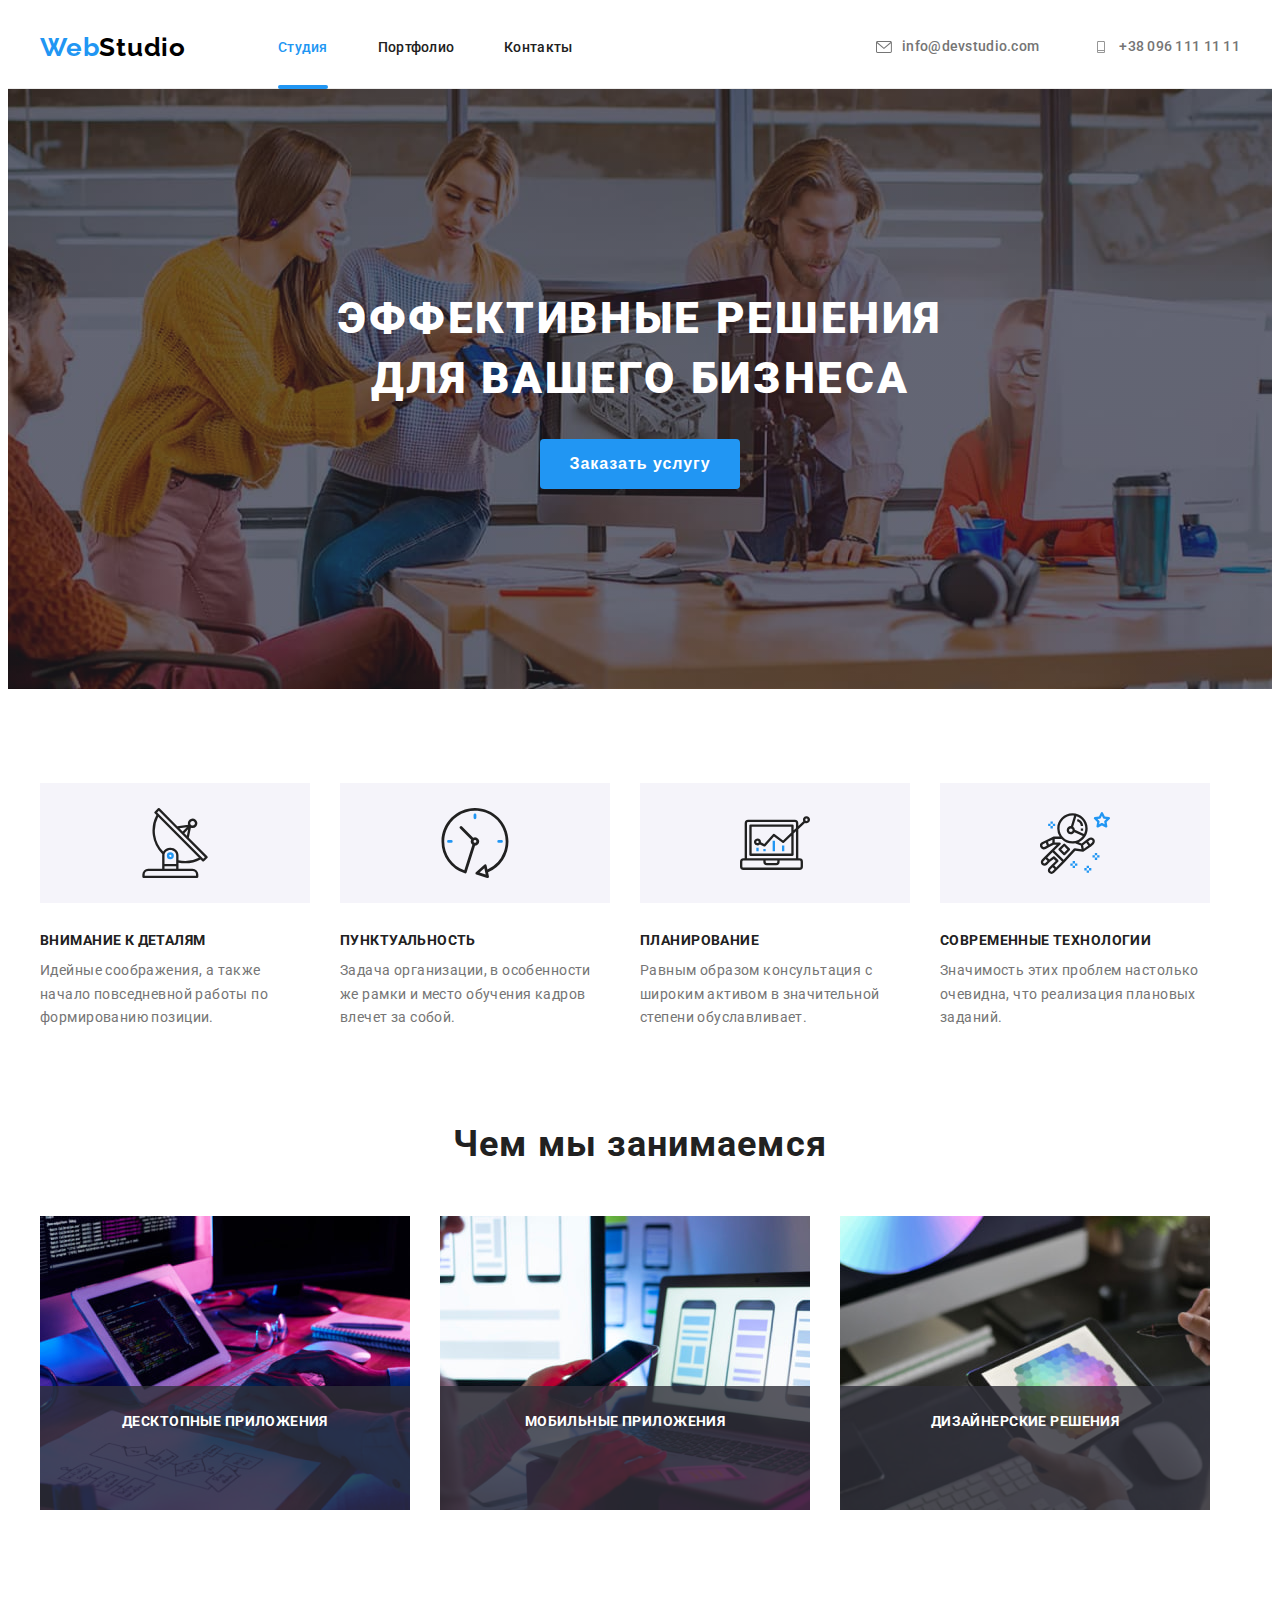
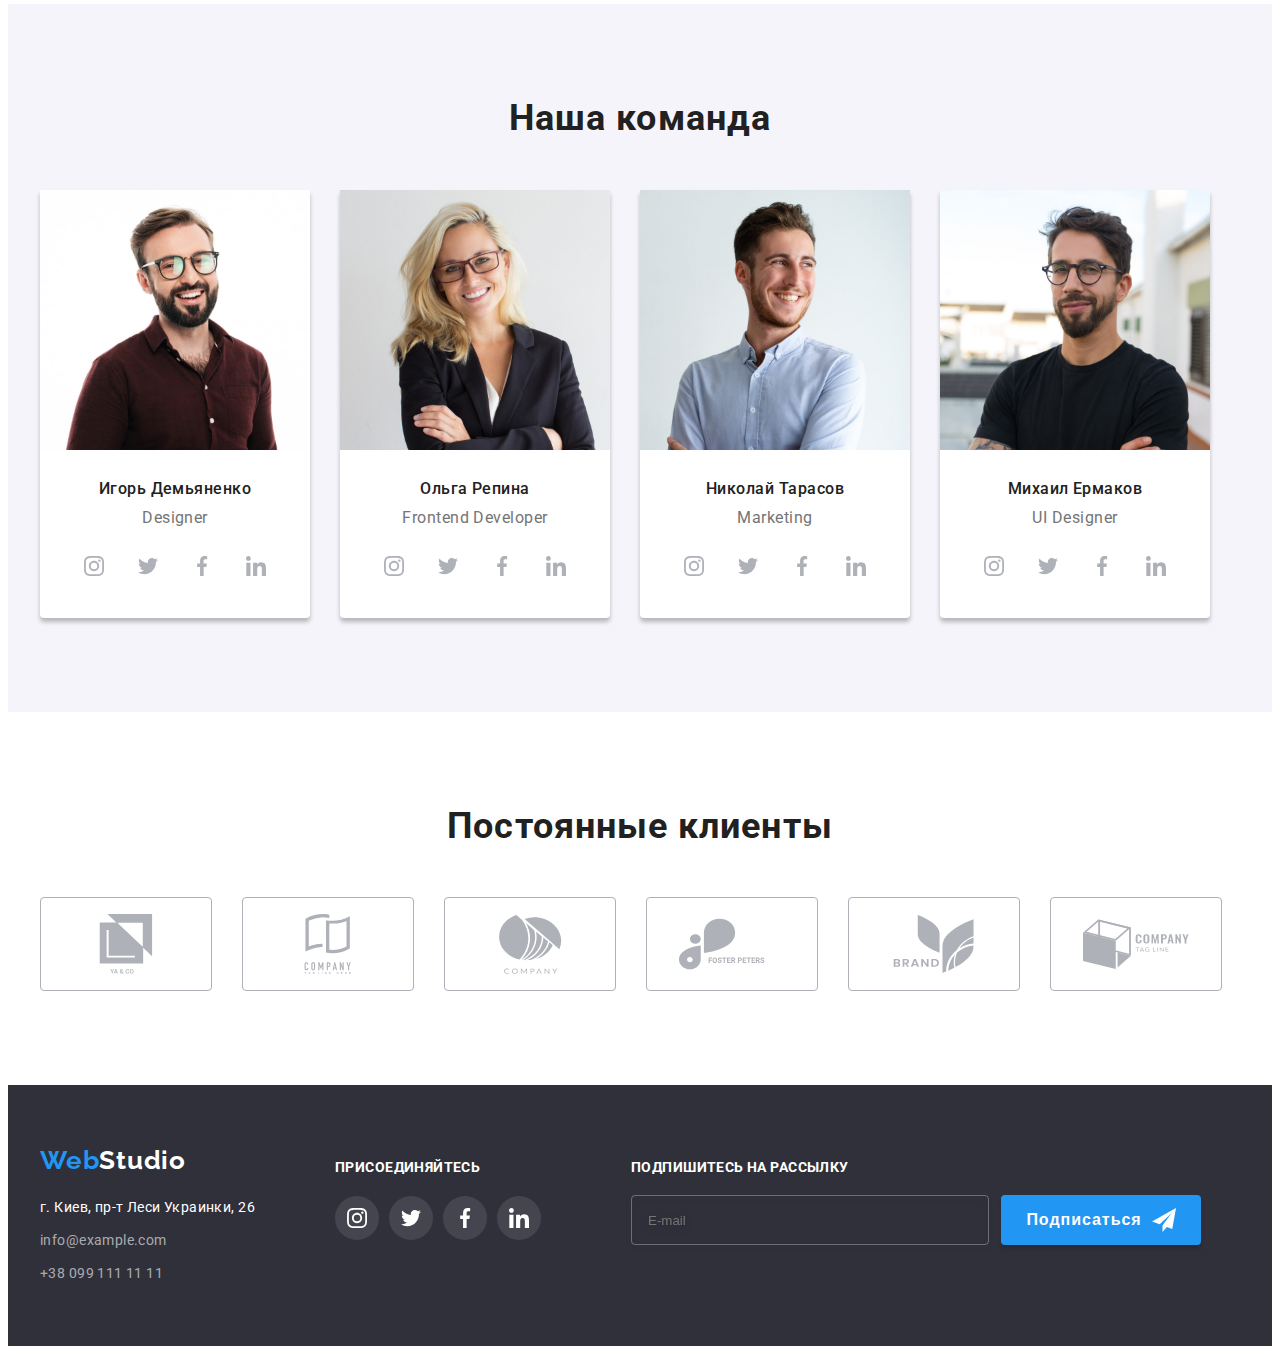
<file: index.html>
<!DOCTYPE html>
<html lang="ru">
<head>
    <meta charset="UTF-8">
    <meta http-equiv="X-UA-Compatible" content="IE=edge">
    <meta name="viewport" content="width=device-width, initial-scale=1.0">
    <title>Студия</title>
    <link rel="preconnect" href="https://fonts.googleapis.com">
    <link rel="preconnect" href="https://fonts.gstatic.com" crossorigin>
    <link href="https://fonts.googleapis.com/css2?family=Raleway:wght@700&family=Roboto:wght@400;500;700;900&display=swap" rel="stylesheet">
    <link rel="stylesheet" href="https://cdnjs.cloudflare.com/ajax/libs/modern-normalize/1.1.0/modern-normalize.min.css" integrity="sha512-wpPYUAdjBVSE4KJnH1VR1HeZfpl1ub8YT/NKx4PuQ5NmX2tKuGu6U/JRp5y+Y8XG2tV+wKQpNHVUX03MfMFn9Q==" crossorigin="anonymous" referrerpolicy="no-referrer" /> 
    <link rel="stylesheet" href="./sass/main.min.css">
</head>
<body class="body">
    <!-- {Header with navigation and contacts} -->
    <header class="page-header">
            <div class="container container--navigation">
                <nav class="navigation">
                    <a href="" id="studio" class="logo page-header__logo"><span class="logo__label">Web</span>Studio</a>
                    <ul class="list">
                        <li class="navigation__item"><a class="navigation__link navigation__link--current" href="./index.html">Студия</a></li>
                        <li class="navigation__item"><a class="navigation__link" href="./portfolio.html">Портфолио</a></li>
                        <li class="navigation__item"><a class="navigation__link" href="#contacts">Контакты</a></li>
                    </ul>
                </nav>  
                <ul class="contacts page-header__contacts ">
                    <li class="contacts__item">
                       <a class="contacts__link" href="mailto:info@devstudio.com">
                            <svg class="contact__icon contact__icon--start" width="16px" height="12px">
                                <use href="./img/symbol-defs.svg#icon-letter"></use>
                            </svg>
                        info@devstudio.com</a></li>
                    <li class="contacts__item">
                        <a class="contacts__link" href="tel:+380961111111">
                            <svg class="contact__icon contact__icon--start" width="16px" height="12px">
                                <use href="./img/symbol-defs.svg#icon-phone"></use>
                            </svg>
                        +38 096 111 11 11</a></li>
                </ul>
            </div>
    </header>

    <main>
        <!-- Hero -->
        <section class="hero">
            <div class="container"> 
                <h1 class="hero__title">Эффективные решения для вашего бизнеса</h1>
                <button class="button" type="button" data-modal-open><span>Заказать услугу</span></button>
            </div>
        </section>
        
        <!-- Особенности -->
        <section class="section section--features">
            <div class="container">
                <div class="features">
                    <h2 class="feature__title feature__title--visually-hidden">Особенности</h2>
                    <ul class="list">
                        <li class="features__item">
                            <div class="features__background">
                                <svg class="features__icon">
                                    <use href="./img/symbol-defs.svg#icon-antenna"></use>
                                </svg>
                            </div>
                            <h3 class="feature__subtitle">Внимание к деталям</h3>
                            <p class="features__text">Идейные соображения, а также начало повседневной работы по формированию позиции.</p>
                        </li>
                        <li class="features__item">
                            <div class="features__background">
                                <svg class="features__icon">
                                    <use href="./img/symbol-defs.svg#icon-clock"></use>
                                </svg>
                            </div>
                            <h3 class="feature__subtitle">Пунктуальность</h3>
                            <p class="features__text">Задача организации, в особенности же рамки и место обучения кадров влечет за собой.</p>
                        </li>
                        <li class="features__item">
                            <div class="features__background">
                                <svg class="features__icon">
                                    <use href="./img/symbol-defs.svg#icon-diagram"></use>
                                </svg>
                            </div>
                            <h3 class="feature__subtitle">Планирование</h3>
                            <p class="features__text">Равным образом консультация с широким активом в значительной степени обуславливает.</p>
                        </li>
                        <li class="features__item">
                            <div class="features__background">
                                <svg class="features__icon">
                                    <use href="./img/symbol-defs.svg#icon-astronaut"></use>
                                </svg>
                            </div>
                            <h3 class="feature__subtitle">Современные технологии</h3>
                            <p class="features__text">Значимость этих проблем настолько очевидна, что реализация плановых заданий.</p>
                        </li>
                    </ul>
                </div>
            </div>
        </section>
        <!-- Чем мы занимаемся -->
        <section class="section">
            <div class="container">
                <div class="activity">
                    <h2 class="title">Чем мы занимаемся</h2>
                    <ul class="list">
                        <li class="activity__item">
                            <div class="activity__thumb">
                                <img class="activity__image no-gap" src="./img/box1.jpg" alt="программирование" width="370" height="294px" ;>
                                <div class="activity__wrap">
                                    <p class="activity__caption">Десктопные приложения</p>
                                </div>
                            </div>
                        </li>
                        <li class="activity__item">
                            <div class="activity__thumb">
                                <img class="activity__image no-gap" src="./img/box2.jpg" alt="веб-дизайн" width="370">
                                <div class="activity__wrap">
                                    <p class="activity__caption">Мобильные приложения</p>
                                </div>
                            </div>
                        </li>
                        <li class="activity__item">
                            <div class="activity__thumb">
                                <img class="activity__image no-gap" src="./img/box3.jpg" alt="графический дизайн" width="370">
                                <div class="activity__wrap">
                                    <p class="activity__caption">Дизайнерские решения</p>
                                </div>
                            </div>
                        </li>
                    </ul>
                </div>
            </div>
        </section>
        <!-- Наша команда -->
        <section class="section section--team">            
            <div class="container">
                <div class="team">
                    <h2 class="title">Наша команда</h2>
                    <ul class="list">
                        <li class="team__item">
                            <img class="team__image team__image--no-gap" src="./img/img-demyanenko.jpg" alt="продукт дизайнер Игорь Демьяненко"
                                width="370">
                            <h3 class="team__subtitle">Игорь Демьяненко</h3>
                            <p class="team__text">Designer</p>
                            <div class="social-links">
                                <ul class="list">
                                    <li class="social-links__item">
                                        <button class="social-links__button-icon">
                                            <svg class="social-links__icon">
                                                <use href="./img/symbol-defs.svg#icon-instagram"></use>
                                            </svg>
                                        </button>
                                    </li>
                                    <li class="social-links__item">
                                        <button class="social-links__button-icon">
                                            <svg class="social-links__icon">
                                                <use href="./img/symbol-defs.svg#icon-twitter"></use>
                                            </svg>
                                        </button>
                                    </li>
                                    <li class="social-links__item">
                                        <button class="social-links__button-icon">
                                            <svg class="social-links__icon">
                                                <use href="./img/symbol-defs.svg#icon-facebook"></use>
                                            </svg>
                                        </button>
                                    </li>
                                    <li class="social-link__item">
                                        <button class="social-links__button-icon">
                                            <svg class="social-links__icon">
                                                <use href="./img/symbol-defs.svg#icon-linkedin"></use>
                                            </svg>
                                        </button>
                                    </li>
                                </ul>
                            </div>
                        </li>
                        <li class="team__item">
                            <img class="team__image team__image--no-gap" src="./img/img-repina.jpg" alt="Фронтенд разработчик Ольга Репина" width="370">
                            <h3 class="team__subtitle">Ольга Репина</h3>
                            <p class="team__text">Frontend Developer</p>
                            <div class="social-links">
                                <ul class="list">
                                    <li class="social-links__item">
                                        <button class="social-links__button-icon">
                                            <svg class="social-links__icon">
                                                <use href="./img/symbol-defs.svg#icon-instagram"></use>
                                            </svg>
                                        </button>
                                    </li>
                                    <li class="social-links__item">
                                        <button class="social-links__button-icon">
                                            <svg class="social-links__icon">
                                                <use href="./img/symbol-defs.svg#icon-twitter"></use>
                                            </svg>
                                        </button>
                                    </li>
                                    <li class="social-links__item">
                                        <button class="social-links__button-icon">
                                            <svg class="social-links__icon">
                                                <use href="./img/symbol-defs.svg#icon-facebook"></use>
                                            </svg>
                                        </button>
                                    </li>
                                    <li class="social-links__item">
                                        <button class="social-links__button-icon">
                                            <svg class="social-links__icon">
                                                <use href="./img/symbol-defs.svg#icon-linkedin"></use>
                                            </svg>
                                        </button>
                                    </li>
                                </ul>
                            </div>
                        </li>
                        <li class="team__item">
                            <img class="team__image team__image--no-gap" src="./img/img-tarasow.jpg" alt="маркетолог Николай Тарасов" width="370">
                            <h3 class="team__subtitle">Николай Тарасов</h3>
                            <p class="team__text">Marketing</p>
                            <div class="social-links">
                                <ul class="list">
                                    <li class="social-links__item">
                                        <button class="social-links__button-icon">
                                            <svg class="social-links__icon">
                                                <use href="./img/symbol-defs.svg#icon-instagram"></use>
                                            </svg>
                                        </button>
                                    </li>
                                    <li class="social-links__item">
                                        <button class="social-links__button-icon">
                                            <svg class="social-links__icon">
                                                <use href="./img/symbol-defs.svg#icon-twitter"></use>
                                            </svg>
                                        </button>
                                    </li>
                                    <li class="social-links__item">
                                        <button class="social-links__button-icon">
                                            <svg class="social-links__icon">
                                                <use href="./img/symbol-defs.svg#icon-facebook"></use>
                                            </svg>
                                        </button>
                                    </li>
                                    <li class="social-links__item">
                                        <button class="social-links__button-icon">
                                            <svg class="social-links__icon">
                                                <use href="./img/symbol-defs.svg#icon-linkedin"></use>
                                            </svg>
                                        </button>
                                    </li>
                                </ul>
                            </div>
                        </li>
                        <li class="team__item">
                            <img class="team__image team__image--no-gap" src="./img/img-ermakow.jpg" alt="дизайнер интерфейса Михаил Ермаков" width="370">
                            <h3 class="team__subtitle">Михаил Ермаков</h3>
                            <p class="team__text">UI Designer</p>
                            <div class="social-links">
                                <ul class="list">
                                    <li class="social-links__item">
                                        <button class="social-links__button-icon">
                                            <svg class="social-links__icon">
                                                <use href="./img/symbol-defs.svg#icon-instagram"></use>
                                            </svg>
                                        </button>
                                    </li>
                                    <li class="social-links__item">
                                        <button class="social-links__button-icon">
                                            <svg class="social-links__icon">
                                                <use href="./img/symbol-defs.svg#icon-twitter"></use>
                                            </svg>
                                        </button>
                                    </li>
                                    <li class="social-links__item">
                                        <button class="social-links__button-icon">
                                            <svg class="social-links__icon">
                                                <use href="./img/symbol-defs.svg#icon-facebook"></use>
                                            </svg>
                                        </button>
                                    </li>
                                    <li class="social-links__item">
                                        <button class="social-links__button-icon">
                                            <svg class="social-links__icon">
                                                <use href="./img/symbol-defs.svg#icon-linkedin"></use>
                                            </svg>
                                        </button>
                                    </li>
                                </ul>
                            </div>
                        </li>
                    </ul>
                </div>
            </div>            
        </section>
        <!-- Постоянные клиенты -->
        <section class="section">
            <div class="container">
                <div class="clients">
                    <h2 class="title clients__title">Постоянные клиенты</h2>
                    <ul class="list">
                        <li class="clients__item">
                            <a class="clients__link" tabindex="1">
                                <svg class="clients__icon">
                                    <use href="./img/symbol-defs.svg#icon-client-1"></use>
                                </svg>
                            </a>
                        </li>
                        <li class="clients__item">
                            <a class="clients__link" tabindex="1">
                                <svg class="clients__icon">
                                    <use href="./img/symbol-defs.svg#icon-client-2"></use>
                                </svg>
                            </a>
                        </li>
                        <li class="clients__item">
                            <a class="clients__link" tabindex="1">
                                <svg class="clients__icon">
                                    <use href="./img/symbol-defs.svg#icon-client-3"></use>
                                </svg>
                            </a>
                        </li>
                        <li class="clients__item">
                            <a class="clients__link" tabindex="1">
                                <svg class="clients__icon">
                                    <use href="./img/symbol-defs.svg#icon-client-4"></use>
                                </svg>
                            </a>
                        </li>
                        <li class="clients__item">
                            <a class="clients__link" tabindex="1">
                                <svg class="clients__icon">
                                    <use href="./img/symbol-defs.svg#icon-client-5"></use>
                                </svg>
                            </a>
                        </li>
                        <li class="clients__item">
                            <a class="clients__link" tabindex="1">
                                <svg class="clients__icon">
                                    <use href="./img/symbol-defs.svg#icon-client-6"></use>
                                </svg>
                            </a>
                        </li>
                    </ul>
                </div>
            </div>
        </section>
    </main>
    <!-- Подвал -->
    <footer class="footer">
        <div class="container footer__container">
            <div class="footer-contacts">
                <a href="" id="contacts" class="logo footer__logo"><span class="logo__label">Web</span>Studio</a>
                <adress class="adress">
                    <ul class="list">
                        <li class="adress__item"><a class="adress__link"
                                href="https://www.google.com/maps/place/%D0%B1%D1%83%D0%BB.+%D0%9B%D0%B5%D1%81%D0%B8+%D0%A3%D0%BA%D1%80%D0%B0%D0%B8%D0%BD%D0%BA%D0%B8,+26,+%D0%9A%D0%B8%D0%B5%D0%B2,+02000/@50.4265807,30.5361971,17z/data=!3m1!4b1!4m9!1m2!2m1!1z0LvQtdGB0Lgg0YPQutGA0LDQuNC90LrQuCDQutC40LXQsiAyNg!3m5!1s0x40d4cf0e033ecbe9:0x57a4dffefec77da0!8m2!3d50.4265807!4d30.5383858!15sCiXQu9C10YHQuCDRg9C60YDQsNC40L3QutC4INC60LjQtdCyIDI2kgERY29tcG91bmRfYnVpbGRpbmc"
                                target="_blank" rel="noreferrer noopener"><span class="adress__label">г. Киев, пр-т Леси Украинки, 26</span></a></li>
                        <li class="adress__item"><a class="adress__link" href="mailto:info@example.com">info@example.com</a></li>
                        <li class="adress__item"><a class="adress__link" href="tel:+380991111111">+38 099 111 11 11</a></li>
                    </ul>
                </address>
            </div>
            <div class="social-wrap">
                <p class="social-wrap__label">присоединяйтесь</p>
                <div class="social-links social-links--footer">
                    <ul class="list">
                        <li class="social-links__item">
                            <button class="social-links__button-icon social-links__button-icon--footer">
                                <svg class="social-links__icon social-links__icon--footer">
                                    <use href="./img/symbol-defs.svg#icon-instagram"></use>
                                </svg>
                            </button>
                        </li>
                        <li class="social-links__item">
                            <button class="social-links__button-icon social-links__button-icon--footer">
                                <svg class="social-links__icon social-links__icon--footer">
                                    <use href="./img/symbol-defs.svg#icon-twitter"></use>
                                </svg>
                            </button>
                        </li>
                        <li class="social-links__item">
                            <button class="social-links__button-icon social-links__button-icon--footer">
                                <svg class="social-links__icon social-links__icon--footer">
                                    <use href="./img/symbol-defs.svg#icon-facebook"></use>
                                </svg>
                            </button>
                        </li>
                        <li class="social-links-item">
                            <button class="social-links__button-icon social-links__button-icon--footer">
                                <svg class="social-links__icon social-links__icon--footer">
                                    <use href="./img/symbol-defs.svg#icon-linkedin"></use>
                                </svg>
                            </button>
                        </li>
                    </ul>
                </div>
            </div>
            <div class="subscription">
                <b class="subscription__label">Подпишитесь на рассылку</b>
                <form class="subscription__form">
                    <div class="subscription__field">
                        <label for="subscription__mail">
                            <input type="email" name="mail" id="mail" class="subscription__input" placeholder="E-mail">
                        </label>
                    </div>
                    <button type="submit" class="button subscription__button">Подписаться
                        <svg class="button__icon button__icon--end">
                            <use href="./img/symbol-defs.svg#icon-send">                                                     </use>
                        </svg>
                    </button>
                </form>
            </div>
        </div>
    </footer>

    <!-- Модальное окно -->
    <div class="backdrop backdrop--is-hidden" data-modal>
        <div class="modal">
            <button class="button-close" data-modal-close>
                <svg class="button-close__icon">
                    <use href="./img/symbol-defs.svg#icon-close-modal"></use>
                </svg>
            </button>
            <b class="modal__title">Оставьте свои данные, мы вам перезвоним</b>
            <form class="modal__form">
                <ul class="list">
                    <li class="modal__sign-field">
                        <label class="modal__label">
                            Имя
                            <input name="username" type="text" class="modal__input" placeholder=" ">
                            <svg class="modal__icon">
                                <use href="./img/symbol-defs.svg#icon-modal-person"></use>
                            </svg>
                        </label>
                    </li>
                    <li class="modal__sign-field">
                        <label class="modal__label">
                            Телефон
                            <input name="tel" type="tel" class="modal__input" placeholder=" ">
                            <svg class="modal__icon">
                                <use href="./img/symbol-defs.svg#icon-modal-phone"></use>
                            </svg>
                        </label>
                    </li>
                    <li class="modal__sign-field">
                        <label class="modal__label">
                            Почта
                            <input name="mail" type="email" class="modal__input" placeholder=" ">
                            <svg class="modal__icon">
                                <use href="./img/symbol-defs.svg#icon-modal-email"></use>
                            </svg>
                        </label>
                    </li>
                    <li class="modal__sign-field">
                        <label class="modal__label">
                            Комментарий
                            <textarea name="comment" type="text" class="modal__textarea" placeholder="Введите текст"></textarea>                            
                        </label>
                    </li>
                    <li class="modal__sign-field modal__sign-field--checkbox" >
                        <label class="modal__label modal__label--checkbox">
                            <input name="accord" type="checkbox" class="modal__checkbox">
                            <span class="modal__checkbox-frame">
                                <svg class="modal__checkbox-icon">
                                    <use href="./img/symbol-defs.svg#icon-modal-check"></use>
                                </svg>
                            </span>
                            <span class="modal__label-text">Соглашаюсь с рассылкой и принимаю</span>
                            <a class="modal__checkbox-link" href="">Условия договора</a>
                        </label>
                    </li>
                </ul>
                <button type="submit" class="submit-btn">Отправить</button>
            </form>
        </div>
    </div>
    <script src="./js/modal.js"></script>
</body>
</html>
</file>
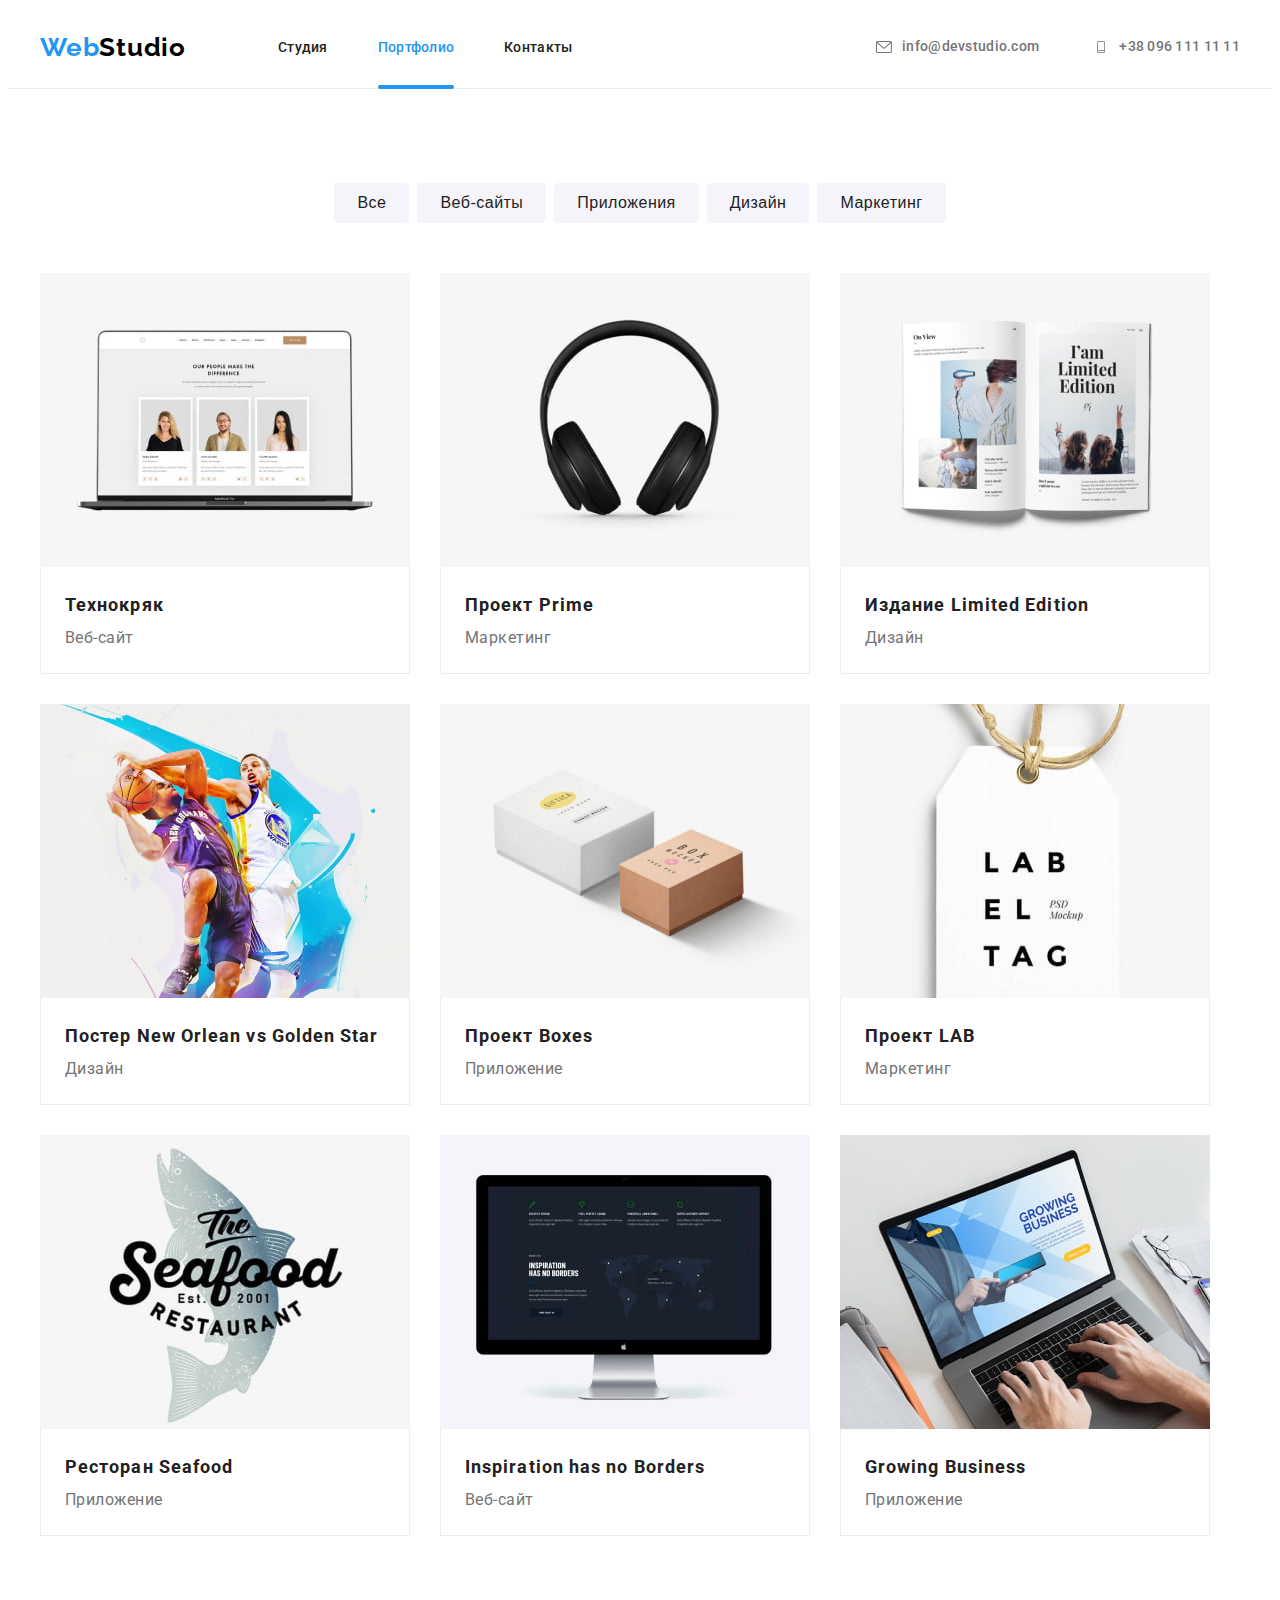
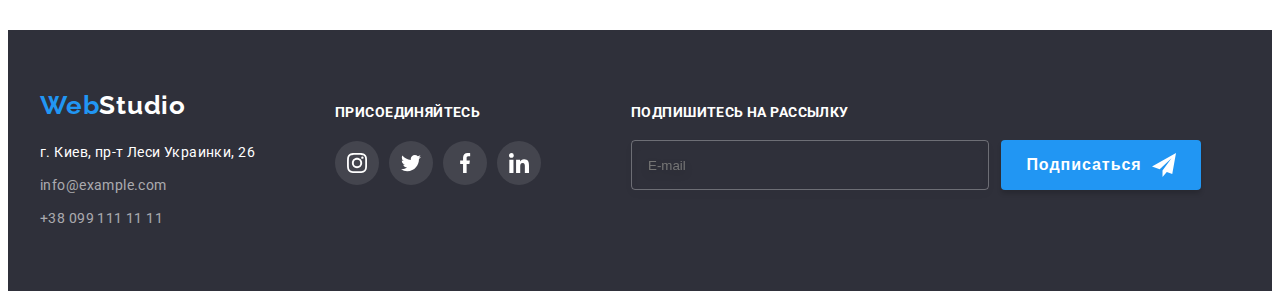
<file: portfolio.html>
<!DOCTYPE html>
<html lang="ru">
<head>
    <meta charset="UTF-8">
    <meta http-equiv="X-UA-Compatible" content="IE=edge">
    <meta name="viewport" content="width=device-width, initial-scale=1.0">
    <title>Портфолио</title>
    <link rel="preconnect" href="https://fonts.googleapis.com">
    <link rel="preconnect" href="https://fonts.gstatic.com" crossorigin>
    <link href="https://fonts.googleapis.com/css2?family=Raleway:wght@700&family=Roboto:wght@400;500;700;900&display=swap" rel="stylesheet">
    <link rel="stylesheet" href="https://cdnjs.cloudflare.com/ajax/libs/modern-normalize/1.1.0/modern-normalize.min.css" integrity="sha512-wpPYUAdjBVSE4KJnH1VR1HeZfpl1ub8YT/NKx4PuQ5NmX2tKuGu6U/JRp5y+Y8XG2tV+wKQpNHVUX03MfMFn9Q==" crossorigin="anonymous" referrerpolicy="no-referrer" />
    <link rel="stylesheet" href="./sass/main.min.css">
</head>
    <body class="body">
        <!-- {Header with navigation and contacts} -->
        <header class="page-header">
            <div class="container container--navigation">
                <nav class="navigation">
                    <a href="" id="studio" class="logo page-header__logo"><span class="logo__label">Web</span>Studio</a>
                    <ul class="list">
                        <li class="navigation__item"><a class="navigation__link"
                                href="./index.html">Студия</a></li>
                        <li class="navigation__item"><a class="navigation__link navigation__link--current" href="./portfolio.html">Портфолио</a></li>
                        <li class="navigation__item"><a class="navigation__link" href="#contacts">Контакты</a></li>
                    </ul>
                </nav>
                <ul class="contacts page-header__contacts ">
                    <li class="contacts__item">
                        <a class="contacts__link" href="mailto:info@devstudio.com">
                            <svg class="contact__icon contact__icon--start" width="16px" height="12px">
                                <use href="./img/symbol-defs.svg#icon-letter"></use>
                            </svg>
                            info@devstudio.com</a>
                    </li>
                    <li class="contacts__item">
                        <a class="contacts__link" href="tel:+380961111111">
                            <svg class="contact__icon contact__icon--start" width="16px" height="12px">
                                <use href="./img/symbol-defs.svg#icon-phone"></use>
                            </svg>
                            +38 096 111 11 11</a>
                    </li>
                </ul>
            </div>
        </header>
        <main>
            <section class="section">
                <div class="container">
                    <div class="portfolio">
                        <h1 class="portfolio__title portfolio__title--visually-hidden">Projects</h1>
                        <!-- Фильтр проектов -->
                        <div class="filters">
                            <ul class="list filters__list">
                                <li class="filters__item"><button class="button button--filters" type="button">Все</button></li>
                                <li class="filters__item"><button class="button button--filters" type="button">Веб-сайты</button></li>
                                <li class="filters__item"><button class="button button--filters" type="button">Приложения</button></li>
                                <li class="filters__item"><button class="button button--filters" type="button">Дизайн</button></li>
                                <li class="filters__item"><button class="button button--filters" type="button">Маркетинг</button></li>
                            </ul>
                        </div>
                        <!-- Проекты -->
                        <div class="projects">
                            <ul class="list projects__list">
                                <li class="projects__item"><a class="project__link" href="">
                                        <div class="project__thumb">
                                            <img src="./img/tehnocryack.jpg" alt="Технокряк" class="projects__img" width="370" height="294">
                                            <p class="projects__overlay-text">Ресурс предлагает комплексные предложения с разным уровнем функционала и
                                                сервисов. Все это
                                                позволит посетителю получить
                                                исчерпывающие сведения о компании или частном лице.
                                            </p>
                                        </div>
                                        <div class="projects__item-card">
                                            <h2 class="project__subtitle">Технокряк</h2>
                                            <p class="project__text">Веб-сайт</p>
                                        </div>
                                    </a></li>
                            
                                <li class="projects__item"><a class="project__link" href="">
                                        <div class="project__thumb">
                                            <img src="./img/project-prime.jpg" alt="Проект Prime" class="projects__img" width="370" height="294">
                                            <p class="projects__overlay-text">Ресурс предлагает комплексные предложения с разным уровнем функционала и
                                                сервисов. Все это
                                                исчерпывающие сведения о компании или частном лице.
                                                позволит посетителю получить
                                            </p>
                                        </div>
                                        <div class="projects__item-card">
                                            <h2 class="project__subtitle">Проект Prime</h2>
                                            <p class="project__text">Маркетинг</p>
                                        </div>
                                    </a></li>
                            
                                <li class="projects__item"><a class="project__link" href="">
                                        <div class="project__thumb">
                                            <img src="./img/limited-edition.jpg" alt="Издание Limited Edition" class="projects__img" width="370" height="294">
                                            <p class="projects__overlay-text">Ресурс предлагает комплексные предложения с разным уровнем функционала и
                                                сервисов. Все это
                                                исчерпывающие сведения о компании или частном лице.
                                                позволит посетителю получить
                                            </p>
                                        </div>
                                        <div class="projects__item-card">
                                            <h2 class="project__subtitle">Издание Limited Edition</h2>
                                            <p class="project__text">Дизайн</p>
                                        </div>
                                    </a></li>
                            
                                <li class="projects__item"><a class="project__link" href="">
                                        <div class="project__thumb">
                                            <img src="./img/poster-new-orlean.jpg" alt="Постер New Orlean vs Golden Star" class="projects__img" width="370" height="294">
                                            <p class="projects__overlay-text">Ресурс предлагает комплексные предложения с разным уровнем функционала и
                                                сервисов. Все это
                                                исчерпывающие сведения о компании или частном лице.
                                                позволит посетителю получить
                                            </p>
                                        </div>
                                        <div class="projects__item-card">
                                            <h2 class="project__subtitle">Постер New Orlean vs Golden Star</h2>
                                            <p class="project__text">Дизайн</p>
                                        </div>
                                    </a></li>
                            
                                <li class="projects__item"><a class="project__link" href="">
                                        <div class="project__thumb">
                                            <img src="./img/project-boxes.jpg" alt="Проект Boxes" class="projects__img" width="370" height="294">
                                            <p class="projects__overlay-text">Ресурс предлагает комплексные предложения с разным уровнем функционала и
                                                сервисов. Все это
                                                исчерпывающие сведения о компании или частном лице.
                                                позволит посетителю получить
                                            </p>
                                        </div>
                                        <div class="projects__item-card">
                                            <h2 class="project__subtitle">Проект Boxes</h2>
                                            <p class="project__text">Приложение</p>
                                        </div>
                                    </a></li>
                            
                                <li class="projects__item"><a class="project__link" href="">
                                        <div class="project__thumb">
                                            <img src="./img/project-lab.jpg" alt="Проект LAB" class="projects__img" width="370" height="294">
                                            <p class="projects__overlay-text">Ресурс предлагает комплексные предложения с разным уровнем функционала и
                                                сервисов. Все это
                                                исчерпывающие сведения о компании или частном лице.
                                                позволит посетителю получить
                                            </p>
                                        </div>
                                        <div class="projects__item-card">
                                            <h2 class="project__subtitle">Проект LAB</h2>
                                            <p class="project__text">Маркетинг</p>
                                        </div>
                                    </a></li>
                            
                                <li class="projects__item"><a class="project__link" href="">
                                        <div class="project__thumb">
                                            <img src="./img/restaurant-seafood.jpg" alt="Ресторан Seafood" class="projects__img" width="370" height="294">
                                            <p class="projects__overlay-text">Ресурс предлагает комплексные предложения с разным уровнем функционала и
                                                сервисов. Все это
                                                исчерпывающие сведения о компании или частном лице.
                                                позволит посетителю получить
                                            </p>
                                        </div>
                                        <div class="projects__item-card">
                                            <h2 class="project__subtitle">Ресторан Seafood</h2>
                                            <p class="project__text">Приложение</p>
                                        </div>
                                    </a></li>
                            
                                <li class="projects__item"><a class="project__link" href="">
                                        <div class="project__thumb">
                                            <img src="./img/inspirations.jpg" alt="Inspiration has no Borders" class="projects__img" width="370" height="294">
                                            <p class="projects__overlay-text">Ресурс предлагает комплексные предложения с разным уровнем функционала и
                                                сервисов. Все это
                                                исчерпывающие сведения о компании или частном лице.
                                                позволит посетителю получить
                                            </p>
                                        </div>
                                        <div class="projects__item-card">
                                            <h2 class="project__subtitle">Inspiration has no Borders</h2>
                                            <p class="project__text">Веб-сайт</p>
                                        </div>
                                    </a></li>
                            
                                <li class="projects__item"><a class="project__link" href="">
                                        <div class="project__thumb">
                                            <img src="./img/growing-business.jpg" alt="Growing Business" class="projects__img" width="370" height="294">
                                            <p class="projects__overlay-text">Ресурс предлагает комплексные предложения с разным уровнем функционала и
                                                сервисов. Все это
                                                исчерпывающие сведения о компании или частном лице.
                                                позволит посетителю получить
                                            </p>
                                        </div>
                                        <div class="projects__item-card">
                                            <h2 class="project__subtitle">Growing Business</h2>
                                            <p class="project__text">Приложение</p>
                                        </div>
                                    </a></li>
                            </ul>
                        </div>
                    </div>
                </div>
            </section>
        </main>

        <!-- Подвал -->
    <footer class="footer">
        <div class="container footer__container">
            <div class="footer-contacts">
                <a href="" id="contacts" class="logo footer__logo"><span class="logo__label">Web</span>Studio</a>
                <adress class="adress">
                    <ul class="list">
                        <li class="adress__item"><a class="adress__link"
                                href="https://www.google.com/maps/place/%D0%B1%D1%83%D0%BB.+%D0%9B%D0%B5%D1%81%D0%B8+%D0%A3%D0%BA%D1%80%D0%B0%D0%B8%D0%BD%D0%BA%D0%B8,+26,+%D0%9A%D0%B8%D0%B5%D0%B2,+02000/@50.4265807,30.5361971,17z/data=!3m1!4b1!4m9!1m2!2m1!1z0LvQtdGB0Lgg0YPQutGA0LDQuNC90LrQuCDQutC40LXQsiAyNg!3m5!1s0x40d4cf0e033ecbe9:0x57a4dffefec77da0!8m2!3d50.4265807!4d30.5383858!15sCiXQu9C10YHQuCDRg9C60YDQsNC40L3QutC4INC60LjQtdCyIDI2kgERY29tcG91bmRfYnVpbGRpbmc"
                                target="_blank" rel="noreferrer noopener"><span class="adress__label">г. Киев, пр-т Леси
                                    Украинки, 26</span></a></li>
                        <li class="adress__item"><a class="adress__link" href="mailto:info@example.com">info@example.com</a>
                        </li>
                        <li class="adress__item"><a class="adress__link" href="tel:+380991111111">+38 099 111 11 11</a></li>
                    </ul>
                    </address>
            </div>
            <div class="social-wrap">
                <p class="social-wrap__label">присоединяйтесь</p>
                <div class="social-links social-links--footer">
                    <ul class="list">
                        <li class="social-links__item">
                            <button class="social-links__button-icon social-links__button-icon--footer">
                                <svg class="social-links__icon social-links__icon--footer">
                                    <use href="./img/symbol-defs.svg#icon-instagram"></use>
                                </svg>
                            </button>
                        </li>
                        <li class="social-links__item">
                            <button class="social-links__button-icon social-links__button-icon--footer">
                                <svg class="social-links__icon social-links__icon--footer">
                                    <use href="./img/symbol-defs.svg#icon-twitter"></use>
                                </svg>
                            </button>
                        </li>
                        <li class="social-links__item">
                            <button class="social-links__button-icon social-links__button-icon--footer">
                                <svg class="social-links__icon social-links__icon--footer">
                                    <use href="./img/symbol-defs.svg#icon-facebook"></use>
                                </svg>
                            </button>
                        </li>
                        <li class="social-links-item">
                            <button class="social-links__button-icon social-links__button-icon--footer">
                                <svg class="social-links__icon social-links__icon--footer">
                                    <use href="./img/symbol-defs.svg#icon-linkedin"></use>
                                </svg>
                            </button>
                        </li>
                    </ul>
                </div>
            </div>
            <div class="subscription">
                <b class="subscription__label">Подпишитесь на рассылку</b>
                <form class="subscription__form">
                    <div class="subscription__field">
                        <label for="subscription__mail">
                            <input type="email" name="mail" id="mail" class="subscription__input" placeholder="E-mail">
                        </label>
                    </div>
                    <button type="submit" class="button subscription__button">Подписаться
                        <svg class="button__icon button__icon--end">
                            <use href="./img/symbol-defs.svg#icon-send"> </use>
                        </svg>
                    </button>
                </form>
            </div>
        </div>
    </footer>

    </body>
    </html>
</file>
<file: sass/main.min.css>
h1,h2,h3,a,ul,p{margin:0px;padding:0px}.body{font-family:"Roboto",sans-serif;color:#212121;font-size:16px;background-color:#fff}.container{width:1200px;margin:0 auto 0 auto;padding:0px 15px 0px 15px}.section{padding:94px 0 94px 0}.title{font-weight:700;font-size:36px;line-height:1.16;letter-spacing:0.03em;margin-bottom:50px;text-align:center}.page-header{border-bottom:1px solid #ececec;padding-top:24px;padding-bottom:25px}.page-header__contacts{margin-left:auto}.contacts__item{font-weight:500;font-size:14px;line-height:1.14;letter-spacing:0.02em;list-style:none;display:inline-block}.contacts__item+.contacts__item{margin-left:50px}.contacts__link{display:-webkit-inline-box;display:-ms-inline-flexbox;display:inline-flex;text-decoration:none;-webkit-box-align:center;-ms-flex-align:center;align-items:center;color:#757575;-webkit-transition:color 250ms cubic-bezier(0.4, 0, 0.2, 1);transition:color 250ms cubic-bezier(0.4, 0, 0.2, 1)}.contacts__link:hover,.contacts__link:focus{color:#2196f3}.contact__icon{display:inline-block;width:16px;height:12px;fill:currentColor}.contact__icon--start{margin-right:10px}.logo{color:#000;font-family:"Raleway",sans-serif;font-weight:700;font-size:26px;line-height:1.19;letter-spacing:0.03em;text-decoration:none;width:145px;height:31px;display:inline-block}.page-header__logo{margin-right:93px}.logo__label{color:#2196f3}.footer__logo{color:#fff;margin-bottom:20px}.list{display:-webkit-box;display:-ms-flexbox;display:flex;-ms-flex-wrap:wrap;flex-wrap:wrap;list-style:none}.container--navigation{display:-webkit-box;display:-ms-flexbox;display:flex;-webkit-box-align:center;-ms-flex-align:center;align-items:center}.navigation{display:-webkit-box;display:-ms-flexbox;display:flex;-webkit-box-align:center;-ms-flex-align:center;align-items:center}.navigation__item{display:inline-block;font-weight:500;font-size:14px;line-height:1.14;letter-spacing:0.02em;list-style:none}.navigation__item:not(:last-child){margin-right:50px;position:relative}.navigation__link{text-decoration:none;color:#212121;-webkit-transition:color 250ms cubic-bezier(0.4, 0, 0.2, 1);transition:color 250ms cubic-bezier(0.4, 0, 0.2, 1)}.navigation__link:hover,.navigation__link:focus{color:#2196f3}.navigation__link--current{color:#2196f3}.navigation__link--current::after{content:"";position:absolute;left:0;top:45.5px;display:block;width:100%;height:4px;background-color:#2196f3;border-radius:2px}.hero{background-color:#2f303a;background-image:-webkit-gradient(linear, left top, right top, from(rgba(47,48,58,0.4)), to(rgba(47,48,58,0.4))),url(../img/hero-background.jpg);background-image:linear-gradient(to right, rgba(47,48,58,0.4), rgba(47,48,58,0.4)),url(../img/hero-background.jpg);text-align:center;padding:200px 0px;max-width:1600px;margin-left:auto;margin-right:auto;background-position:center;background-size:cover}.hero__title{margin:0px auto 30px auto;font-weight:900;font-size:44px;line-height:1.36;text-align:center;letter-spacing:0.06em;color:#fff;text-transform:uppercase;width:696px}.button{display:-webkit-inline-box;display:-ms-inline-flexbox;display:inline-flex;-webkit-box-align:center;-ms-flex-align:center;align-items:center;-webkit-box-pack:center;-ms-flex-pack:center;justify-content:center;padding:0px;width:200px;height:50px;background-color:#2196f3;border:transparent 1px solid;border-radius:4px;font-size:16px;font-weight:700;line-height:1.88;letter-spacing:0.06em;color:#fff;cursor:pointer}.button__icon{width:24px;height:24px;fill:#fff;-webkit-box-align:center;-ms-flex-align:center;align-items:center}.button__icon--end{margin-left:10px}.button-close{position:absolute;top:8px;right:8px;min-width:30px;min-height:30px;padding:0px;border-radius:50%;background-color:#fff;border:1px solid rgba(0,0,0,0.1);cursor:pointer}.button-close:hover .button-close__icon{fill:#2196f3}.button-close__icon{width:11px;height:11px;fill:currentColor}.section--features{padding-bottom:0px}.feature__title--visually-hidden,.portfolio__title--visually-hidden{position:absolute;width:1px;height:1px;margin:-1px;border:0;padding:0;white-space:nowrap;-webkit-clip-path:inset(100%);clip-path:inset(100%);clip:rect(0 0 0 0);overflow:hidden}.features__item{width:270px}.features__item:not(:last-child){margin-right:30px}.feature__subtitle{list-style:none;font-weight:700;font-size:14px;line-height:1.14;letter-spacing:0.03em;text-transform:uppercase;margin-bottom:10px}.features__text{font-size:14px;line-height:1.71;letter-spacing:0.03em;color:#757575}.features__background{display:-webkit-inline-box;display:-ms-inline-flexbox;display:inline-flex;-webkit-box-pack:center;-ms-flex-pack:center;justify-content:center;-webkit-box-align:center;-ms-flex-align:center;align-items:center;width:270px;height:120px;background-color:#f5f4fa;margin-bottom:30px}.features__icon{display:inline-block;width:70px;height:70px}.activity__item:not(:last-child){margin-right:30px}.activity__image.no-gap{display:block}.activity__thumb{position:relative}.activity__wrap{position:absolute;bottom:0;width:100%;height:70px;background:rgba(47,48,58,0.8);padding:27px 0px}.activity__caption{font-weight:700;font-size:14px;line-height:16px;text-align:center;letter-spacing:0.03em;text-transform:uppercase;color:#fff}.section--team{background-color:#f5f4fa}.team__item{padding-bottom:30px;background-color:#fff;border-radius:0px 0px 4px 4px;-webkit-box-shadow:0px 4px 4px rgba(0,0,0,0.25);box-shadow:0px 4px 4px rgba(0,0,0,0.25)}.team__item:not(:last-child){margin-right:30px}.team__image{width:270px;margin-bottom:30px}.team__subtitle{font-weight:500;font-size:16px;line-height:1.18;letter-spacing:0.03em;margin-bottom:10px;text-align:center}.team__image--no-gap{display:block}.team__text{font-size:16px;line-height:1.18;letter-spacing:0.03em;color:#757575;text-align:center;margin-bottom:16px}.social-links{padding-left:32px;padding-right:32px}.social-links__item:not(:last-child){margin-right:10px}.social-links__button-icon{width:44px;height:44px;border-radius:50%;border:none;cursor:pointer;color:#afb1b8;background-color:#fff;padding:12px;-webkit-transition:color 250ms cubic-bezier(0.4, 0, 0.2, 1),background-color 250ms cubic-bezier(0.4, 0, 0.2, 1);transition:color 250ms cubic-bezier(0.4, 0, 0.2, 1),background-color 250ms cubic-bezier(0.4, 0, 0.2, 1)}.social-links__button-icon:hover,.social-links__button-icon:focus{background-color:#2196f3;color:#fff}.social-links__icon{width:20px;height:20px;fill:currentColor}.clients__item:not(:last-child){margin-right:30px}.clients__link{display:-webkit-inline-box;display:-ms-inline-flexbox;display:inline-flex;-webkit-box-pack:center;-ms-flex-pack:center;justify-content:center;-webkit-box-align:center;-ms-flex-align:center;align-items:center;width:170px;height:92px;padding:0px;border:1px solid #afb1b8;border-radius:4px;cursor:pointer;background-color:#fff;color:#afb1b8;fill:#afb1b8;-webkit-transition:border-color 250ms cubic-bezier(0.4, 0, 0.2, 1),fill 250ms cubic-bezier(0.4, 0, 0.2, 1);transition:border-color 250ms cubic-bezier(0.4, 0, 0.2, 1),fill 250ms cubic-bezier(0.4, 0, 0.2, 1)}.clients__link:hover,.clients__link:focus{border-color:#2196f3;fill:#2196f3}.clients__icon{width:106px;height:60px;color:currentColor}.footer{background-color:#2f303a;padding:60px 0px}.footer__container{display:-webkit-box;display:-ms-flexbox;display:flex}.social-links--footer{padding:0px}.social-links__button-icon--footer{background:rgba(255,255,255,0.1);-webkit-transition:background-color 250ms cubic-bezier(0.4, 0, 0.2, 1);transition:background-color 250ms cubic-bezier(0.4, 0, 0.2, 1)}.social-links__icon--footer{fill:#fff}.adress{display:block;width:225px}.adress__link{display:block;font-family:"Roboto",sans-serif;text-decoration:none;font-size:14px;line-height:1.71;letter-spacing:0.03em;color:rgba(255,255,255,0.6);-webkit-transition:color 250ms cubic-bezier(0.4, 0, 0.2, 1);transition:color 250ms cubic-bezier(0.4, 0, 0.2, 1)}.adress__link:hover,.adress__link:focus{color:#2196f3}.adress__item:not(:last-child){margin-bottom:9px}.adress__label{font-family:"Roboto",sans-serif;font-size:14px;line-height:1.71;letter-spacing:0.03em;color:#ffffff;-webkit-transition:color 250ms cubic-bezier(0.4, 0, 0.2, 1);transition:color 250ms cubic-bezier(0.4, 0, 0.2, 1)}.adress__label:hover,.adress__label:focus{color:#2196f3}.social-wrap{margin:15px 0 0 70px;width:206px}.social-wrap__label{text-transform:uppercase;font-weight:700;font-size:14px;line-height:1.14;letter-spacing:0.03em;color:#fff;margin-bottom:20px}.subscription{width:570px;margin-top:12px;margin-left:90px;padding:0px}.subscription__label{display:inline-block;font-weight:700;font-size:14px;line-height:1.142;letter-spacing:0.03em;text-transform:uppercase;color:#fff;margin-bottom:20px}.subscription__form{display:-webkit-box;display:-ms-flexbox;display:flex}.subscription__input{width:358px;height:50px;color:rgba(255,255,255,0.6);border:1px solid rgba(255,255,255,0.3);-webkit-box-sizing:border-box;box-sizing:border-box;-webkit-filter:drop-shadow(0px 4px 4px rgba(0,0,0,0.15));filter:drop-shadow(0px 4px 4px rgba(0,0,0,0.15));border-radius:4px;background:transparent;padding-left:16px;margin:0px}.subscription__button{margin-left:12px;-webkit-box-shadow:0px 4px 4px rgba(0,0,0,0.15);box-shadow:0px 4px 4px rgba(0,0,0,0.15)}.filters__list{-webkit-box-pack:center;-ms-flex-pack:center;justify-content:center}.filters__item:not(:last-child){margin-right:8px}.button--filters{padding:6px 22px;width:100%;height:100%;background-color:#f5f4fa;color:#212121;font-weight:500;line-height:1.62;letter-spacing:0.03em;-webkit-transition-duration:250ms;transition-duration:250ms;-webkit-transition:background-color 250ms cubic-bezier(0.4, 0, 0.2, 1),color 250ms cubic-bezier(0.4, 0, 0.2, 1),-webkit-box-shadow 250ms cubic-bezier(0.4, 0, 0.2, 1);transition:background-color 250ms cubic-bezier(0.4, 0, 0.2, 1),color 250ms cubic-bezier(0.4, 0, 0.2, 1),-webkit-box-shadow 250ms cubic-bezier(0.4, 0, 0.2, 1);transition:background-color 250ms cubic-bezier(0.4, 0, 0.2, 1),color 250ms cubic-bezier(0.4, 0, 0.2, 1),box-shadow 250ms cubic-bezier(0.4, 0, 0.2, 1);transition:background-color 250ms cubic-bezier(0.4, 0, 0.2, 1),color 250ms cubic-bezier(0.4, 0, 0.2, 1),box-shadow 250ms cubic-bezier(0.4, 0, 0.2, 1),-webkit-box-shadow 250ms cubic-bezier(0.4, 0, 0.2, 1)}.button--filters:hover,.button--filters:focus{background-color:#2196f3;color:#fff;-webkit-box-shadow:0px 3px 1px rgba(0,0,0,0.1),0px 1px 2px rgba(0,0,0,0.08),0px 2px 2px rgba(0,0,0,0.12);box-shadow:0px 3px 1px rgba(0,0,0,0.1),0px 1px 2px rgba(0,0,0,0.08),0px 2px 2px rgba(0,0,0,0.12)}.projects__list{margin-top:50px}.projects__item{margin-right:30px;margin-bottom:30px;width:370px;-webkit-transition:-webkit-box-shadow 250ms cubic-bezier(0.4, 0, 0.2, 1);transition:-webkit-box-shadow 250ms cubic-bezier(0.4, 0, 0.2, 1);transition:box-shadow 250ms cubic-bezier(0.4, 0, 0.2, 1);transition:box-shadow 250ms cubic-bezier(0.4, 0, 0.2, 1), -webkit-box-shadow 250ms cubic-bezier(0.4, 0, 0.2, 1)}.projects__item:hover{-webkit-box-shadow:0px 1px 1px rgba(0,0,0,0.12),0px 4px 4px rgba(0,0,0,0.06),1px 4px 6px rgba(0,0,0,0.16);box-shadow:0px 1px 1px rgba(0,0,0,0.12),0px 4px 4px rgba(0,0,0,0.06),1px 4px 6px rgba(0,0,0,0.16)}.projects__item:hover .projects__overlay-text{-webkit-transform:translateY(0px);transform:translateY(0px)}.projects__item:nth-child(3n){margin-right:0px}.projects__item:nth-last-child(-n+3){margin-bottom:0px}.project__thumb{position:relative;overflow:hidden}.projects__overlay-text{position:absolute;top:0;left:0;width:100%;height:100%;padding:63px 24px;background:rgba(33,150,243,0.9);font-weight:400;font-size:18px;line-height:1.56;letter-spacing:0.03em;color:#fff;-webkit-transform:translateY(100%);transform:translateY(100%);-webkit-transition:-webkit-transform 250ms cubic-bezier(0.4, 0, 0.2, 1);transition:-webkit-transform 250ms cubic-bezier(0.4, 0, 0.2, 1);transition:transform 250ms cubic-bezier(0.4, 0, 0.2, 1);transition:transform 250ms cubic-bezier(0.4, 0, 0.2, 1), -webkit-transform 250ms cubic-bezier(0.4, 0, 0.2, 1)}.project__link{text-decoration:none}.projects__img{display:block}.projects__item-card{padding:20px 24px;border-bottom:1px solid #ececec;border-left:1px solid #ececec;border-right:1px solid #ececec}.project__subtitle{color:#212121;font-weight:700;font-size:18px;line-height:2;letter-spacing:0.06em}.project__text{color:#757575;font-size:16px;line-height:1.88;letter-spacing:0.03em}.backdrop{position:fixed;top:0;left:0;background-color:rgba(0,0,0,0.2);width:100%;height:100%;opacity:1;-webkit-transition:opacity 250ms cubic-bezier(0.4, 0, 0.2, 1);transition:opacity 250ms cubic-bezier(0.4, 0, 0.2, 1)}.backdrop--is-hidden{visibility:hidden;opacity:0;pointer-events:none}.modal{position:absolute;top:50%;left:50%;-webkit-transform:translate(-50%, -50%) scale(1);transform:translate(-50%, -50%) scale(1);padding:40px;width:528px;height:581px;background-color:#fff;-webkit-transition:-webkit-transform 250ms cubic-bezier(0.4, 0, 0.2, 1);transition:-webkit-transform 250ms cubic-bezier(0.4, 0, 0.2, 1);transition:transform 250ms cubic-bezier(0.4, 0, 0.2, 1);transition:transform 250ms cubic-bezier(0.4, 0, 0.2, 1), -webkit-transform 250ms cubic-bezier(0.4, 0, 0.2, 1)}.modal__title{display:block;-webkit-box-orient:horizontal;-webkit-box-direction:normal;-ms-flex-direction:row;flex-direction:row;font-weight:700;font-size:20px;line-height:1.15;letter-spacing:0.03em;text-align:center;margin-bottom:12px}.modal__sign-field{display:block;width:448px;padding-top:0px;font-size:12px;line-height:1.16;letter-spacing:0.01em;color:#757575;margin-bottom:10px}.modal__sign-field:hover:not(:last-child) .modal__icon,.modal__sign-field:focus-within:not(:last-child) .modal__icon,.modal__sign-field:hover .modal__input,.modal__sign-field:focus-within .modal__input{fill:#2196f3;border-color:#2196f3}.modal__input{width:100%;height:40px;padding:0px;border:1px solid rgba(33,33,33,0.2);border-radius:4px;margin-top:4px;padding:12px 12px 12px 42px;-webkit-transition:border-color 250ms cubic-bezier(0.4, 0, 0.2, 1);transition:border-color 250ms cubic-bezier(0.4, 0, 0.2, 1)}.modal__textarea{width:100%;height:120px;padding:12px 16px;border:1px solid rgba(33,33,33,0.2);border-radius:4px;margin-top:4px;resize:none;margin-bottom:10px}.modal__textarea::-webkit-input-placeholder{font-size:14px;line-height:1.14;letter-spacing:0.01em;color:rgba(117,117,117,0.5)}.modal__textarea:-ms-input-placeholder{font-size:14px;line-height:1.14;letter-spacing:0.01em;color:rgba(117,117,117,0.5)}.modal__textarea::-ms-input-placeholder{font-size:14px;line-height:1.14;letter-spacing:0.01em;color:rgba(117,117,117,0.5)}.modal__textarea::placeholder{font-size:14px;line-height:1.14;letter-spacing:0.01em;color:rgba(117,117,117,0.5)}.modal__label--checkbox{display:-webkit-inline-box;display:-ms-inline-flexbox;display:inline-flex;-webkit-box-align:center;-ms-flex-align:center;align-items:center;text-align:center;font-size:14px;line-height:1.71;letter-spacing:0.03em;color:#757575}.modal__checkbox-link{color:#2196f3}.submit-btn{display:block;width:200px;height:50px;background-color:#188ce8;-webkit-box-shadow:0px 4px 4px rgba(0,0,0,0.15);box-shadow:0px 4px 4px rgba(0,0,0,0.15);border-radius:4px;border:none;font-size:16px;line-height:1.88;letter-spacing:0.06em;color:#fff;margin:30px auto 0px auto;cursor:pointer}.modal__label{position:relative}.modal__icon{position:absolute;top:32px;left:12px;display:block;width:18px;height:18px;fill:currentColor;-webkit-transition:fill 250ms cubic-bezier(0.4, 0, 0.2, 1);transition:fill 250ms cubic-bezier(0.4, 0, 0.2, 1)}.modal__sign-field--checkbox{display:-webkit-inline-box;display:-ms-inline-flexbox;display:inline-flex;-webkit-box-align:center;-ms-flex-align:center;align-items:center;-webkit-box-pack:center;-ms-flex-pack:center;justify-content:center;position:relative;margin-bottom:0px}.modal__checkbox-frame{position:relative;display:inline-block;width:16px;height:15px;border:2px solid #212121;border-radius:3px;margin-right:7px;-webkit-box-shadow:0px 4px 4px rgba(0,0,0,0.25);box-shadow:0px 4px 4px rgba(0,0,0,0.25)}.modal__label-text{margin-right:5px}.modal__checkbox-icon{position:absolute;top:-2px;left:-2px;width:16px;height:15px;fill:#fff}.modal__checkbox{position:absolute;width:1px;height:1px;margin:-1px;border:0;padding:0;white-space:nowrap;-webkit-clip-path:inset(100%);clip-path:inset(100%);clip:rect(0 0 0 0);overflow:hidden}.modal__checkbox:checked+.modal__checkbox-frame{background-color:#2196f3;fill:#fff;border:2px solid #2196f3;-webkit-box-shadow:0px 0px 0px rgba(0,0,0,0);box-shadow:0px 0px 0px rgba(0,0,0,0)}
/*# sourceMappingURL=main.min.css.map */
</file>
